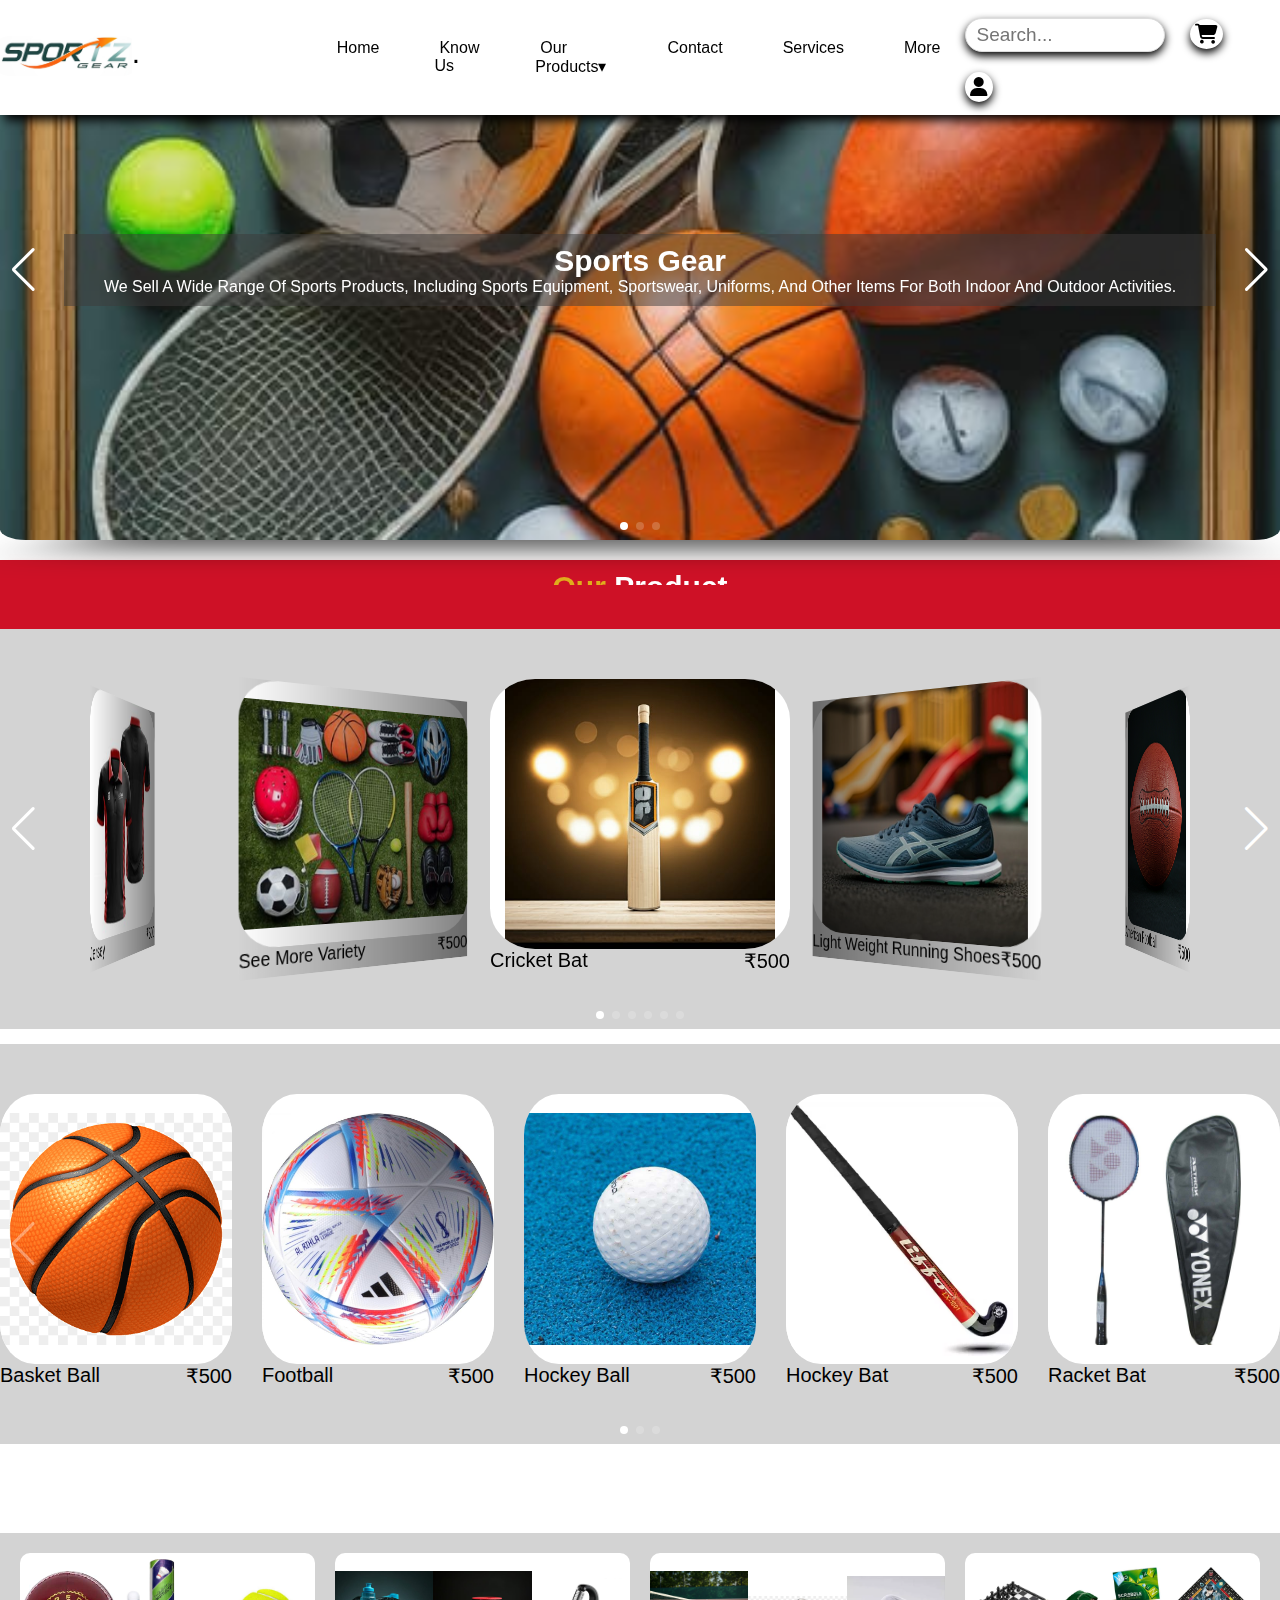
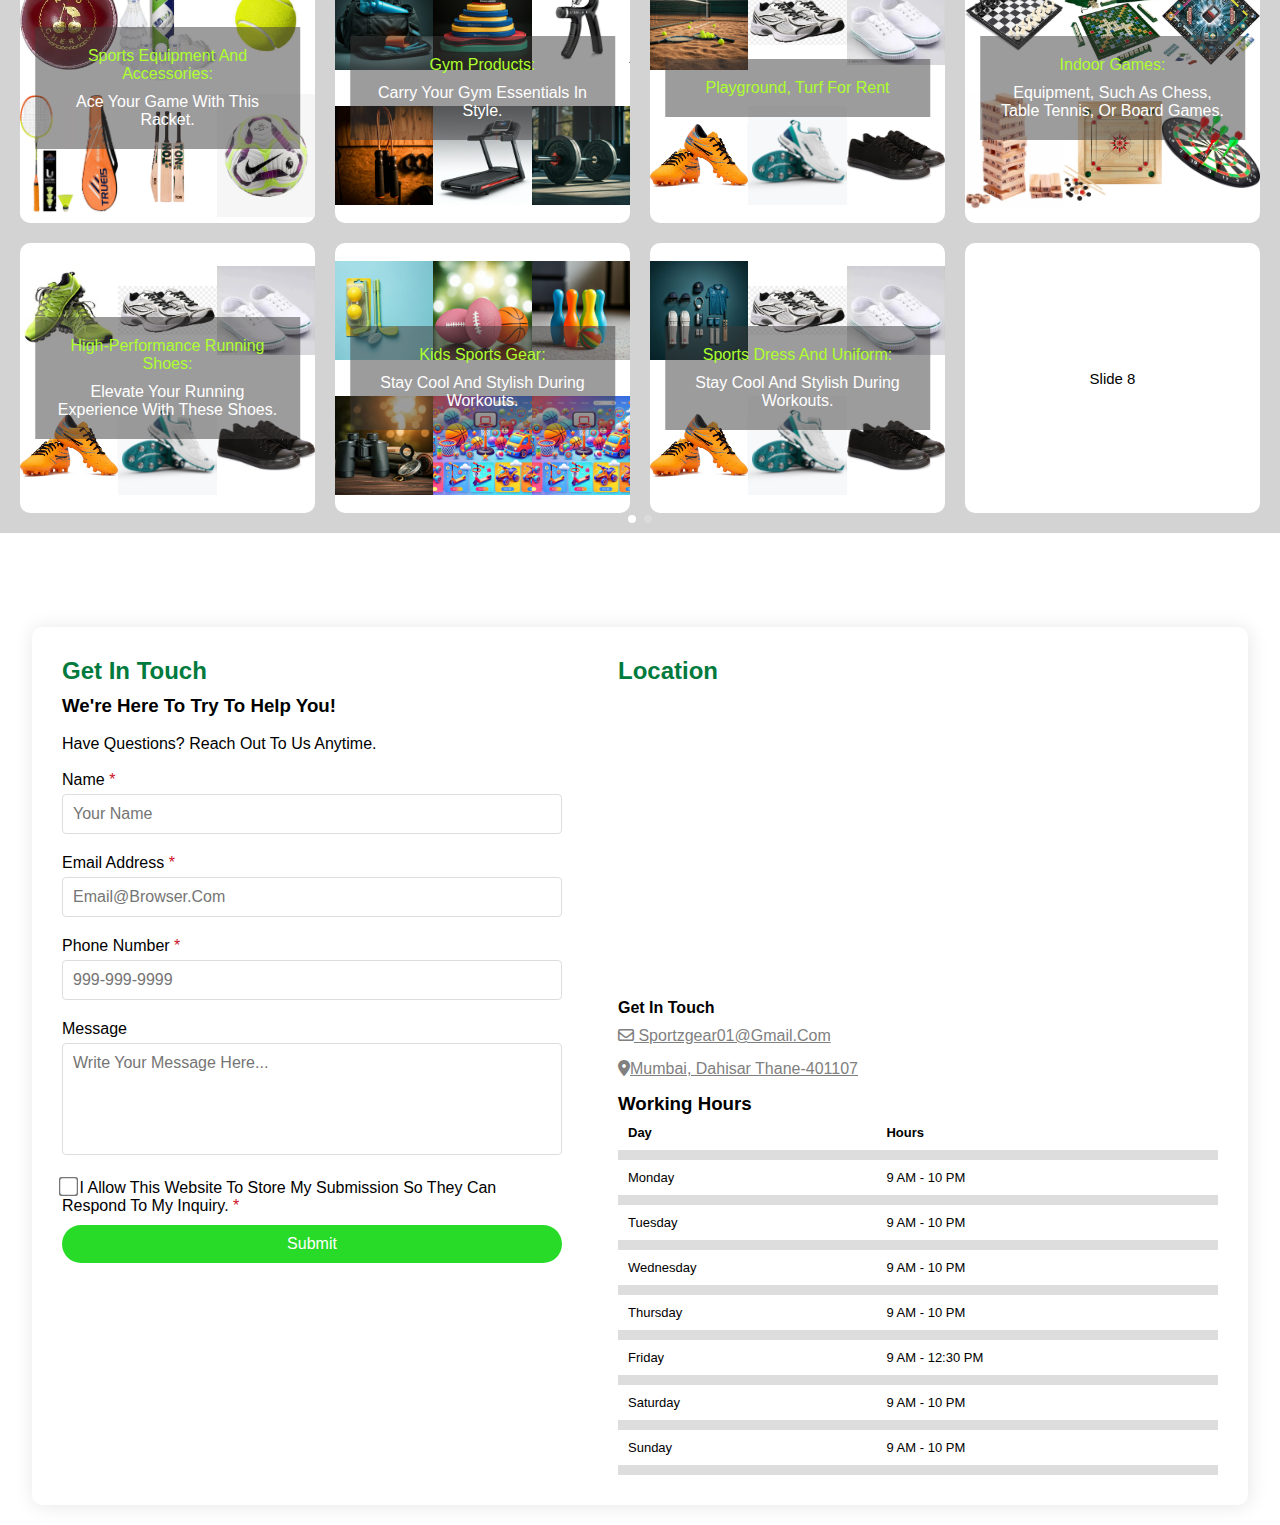
<file: index.html>
<!DOCTYPE html>
<html lang="en">

<head>
  <meta charset="UTF-8">
  <meta name="viewport" content="width=device-width, initial-scale=1.0">
  <title>sports gear</title>
  <!-- external link for icon -->
  <link rel="stylesheet" href="https://cdnjs.cloudflare.com/ajax/libs/font-awesome/6.6.0/css/all.min.css">

  <!-- external link to swiper.js -->
  <link rel="stylesheet" href="https://cdn.jsdelivr.net/npm/swiper@11/swiper-bundle.min.css" />

  <!-- external link for cookies font -->
  <link href="http://fonts.googleapis.com/css?family=Cookie" rel="stylesheet" type="text/css">

  <!-- AOS CSS  for  Scroll Animation with AOS-->
  <link rel="stylesheet" href="https://cdn.jsdelivr.net/npm/aos@2.3.4/dist/aos.css" />

  <!-- external link to bootstrap css -->
  <!-- <link href="https://cdn.jsdelivr.net/npm/bootstrap@5.3.3/dist/css/bootstrap.min.css" rel="stylesheet"
    integrity="sha384-QWTKZyjpPEjISv5WaRU9OFeRpok6YctnYmDr5pNlyT2bRjXh0JMhjY6hW+ALEwIH" crossorigin="anonymous"> -->

  <!-- internal link to css -->
  <link href="styles.css" rel="stylesheet">
  <!-- internal link to media query css -->
  <link href="media.css" rel="stylesheet">
</head>

<body>
  <header>

    <!-- navigation bar and logo is here -->

    <nav class="navbar">
      <!-- logo and animated text section -->

      <div class="logo-and-text">
        <div class="logo">
          <img src="image/logo1.png" alt="logo">
        </div>
        <span class="changing-text-outer">
          <span class="changing-text">Cricket Kit</span>
        </span>
      </div>

      <!-- navlinks is here -->

      <ul class="nav-links">
        <li class="animated-lines"><a href="#Home">Home</a></li>
        
        <li class="animated-lines"><a href="">Know us</a></li>
        
        <li class="animated-lines arif"><a href="#Product">Our Products&#9662;</a>
          <ul class="dropdown">
            <li><a href="#sports-equipment">Sports Equipment</a></li>
            <li><a href="#kids-toys">Kids' Toys</a></li>
            <li><a href="#clothing">Clothing</a></li>
            <li><a href="#accessories">Accessories</a></li>
          </ul>
        </li>
        
        <li class="animated-lines"><a href="#Contact">Contact</a></li>
        
        <li class="animated-lines"><a href="#Services">Services</a></li>
        
        <li class="animated-lines"><a href="#More">More</a></li>
      </ul>

      <!-- search-bar,cart,login -->
      <div class="nav-icon">
        <input type="text" placeholder="search..." class="search-bar">
        <i class="fas fa-shopping-cart cart-icon"></i>
        <a href="login.html" style="color: black;"><i class="fas fa-user login-icon"></i></a>
      </div>

      <!-- 3 dash menu icon open and close button -->

      <div class="menu-icon">
        <span></span>
        <span></span>
        <span></span>
      </div>
    </nav>
  </header>

  <section id="Home">

    <div class="swiper homeswiper" data-aos="fade-up" data-aos-delay="200" data-aos-duration="1500">

      <div class="swiper-wrapper">

        <!-- Slides of home ,about us etc -->

        <div class="swiper-slide box1" data-hash="slide2">
          <img src="image/homeimage.jpg" alt="home image">
          <div class="slide-text">
            <h1>Sports Gear</h1>
            <p>We sell a wide range of sports products, including sports equipment, sportswear, uniforms, and other
              items for both indoor and outdoor activities.</p>
          </div>
        </div>

        <div class="swiper-slide box1" data-hash="slide2">
          <img src="image/aboutus.jpg" alt="about us image" id="Know">
          <div class="slide-text">
            <h1 id="Know">About Us</h1>
            <p>"Welcome to Sports Hub, your trusted destination for quality sports equipment and stylish sportswear.
              We carefully select products that offer great value for your money, ensuring you have everything you need
              to excel in your athletic pursuits while looking and feeling your best. Enjoy the convenience of home
              delivery, and rest assured that a small <strong>Commission</strong> on each sale helps us maintain the
              high
              standards you expect and continue providing excellent service. Thank you for choosing Sports Hub, where
              quality,
              value,and convenience come together."</p>
          </div>
        </div>

        <div class="swiper-slide box1" data-hash="slide3">
          <img src="image/home3.webp" alt="all india service">
          <div class="slide-text">
            <h1>lets'buy</h1>
            <p> 1.We specialize in selling a wide range of sports products.
              2.We offer home delivery for your convenience.
              3.We provide repair services for certain sports equipment.
              4.Some of our products come with a warranty.
              5.We also have a physical store for offline shopping.
              6.We operate as both wholesalers and retailers.
              7.Products are sourced upon order, and we sell items on behalf of other suppliers (similar to
              dropshipping), but we maintain strong relationships with our trusted suppliers.
            </p>
          </div>
        </div>

      </div>
      <!-- If we need pagination -->
      <div class="swiper-pagination"></div>

      <!-- If we need navigation buttons -->
      <div class="swiper-button-prev"></div>
      <div class="swiper-button-next"></div>

    </div>
  </section>

  <!-- our product section starts here -->

  <section id="Product">
    <!-- our first product slider starts here -->
    <h1 class="heading" data-aos="fade-down" data-aos-delay="100" data-aos-duration="1500">our <span
        style="color: var(--white);">product</span></h1>

    <div class="swiper product-swiper">

      <div class="swiper-wrapper">

        <div class="swiper-slide product-box">
          <a href=""><img src="image/product1.jpg" alt="cricket bat"></a>
          <div class="product-info">
            <p>cricket bat</p>
            <p>₹500</p>
            <p class="product-action">Buy now</p>
            <p class="product-action know-more">Know More</p>
          </div>
        </div>

        <div class="swiper-slide product-box">
          <a href=""><img src="image/product2.jpg" alt="running shoes"></a>
          <div class="product-info ">
            <p>light weight running shoes</p>
            <p>₹500</p>
            <p class="product-action">Buy now</p>
            <p class="product-action know-more">Know More</p>
          </div>
        </div>

        <div class="swiper-slide product-box">
          <a href=""><img src="image/product3.png" alt="canadian/american football"></a>
          <div class="product-info">
            <p>American Football</p>
            <p>₹500</p>
            <p class="product-action">Buy now</p>
            <p class="product-action know-more">Know More</p>
          </div>
        </div>

        <div class="swiper-slide product-box">
          <a href=""><img src="image/product4.png" alt="Cricket ball"></a>
          <div class="product-info">
            <p>cricket ball</p>
            <p>₹500</p>
            <p class="product-action">Buy now</p>
            <p class="product-action know-more">Know More</p>
          </div>
        </div>

        <div class="swiper-slide product-box">
          <a href=""><img src="image/product5.jpg" alt="jearsy"></a>
          <div class="product-info">
            <p>jersey</p>
            <p>₹500</p>
            <p class="product-action">Buy now</p>
            <p class="product-action know-more">Know More</p>
          </div>
        </div>

        <div class="swiper-slide product-box">
          <a href=""><img src="image/product6.jpg" alt="more"></a>
          <div class="product-info">
            <p>See more variety</p>
            <p>₹500</p>
            <p class="product-action">Buy now</p>
            <p class="product-action know-more">Know More</p>
          </div>
        </div>

      </div>

      <div class="swiper-button-prev"></div>
      <div class="swiper-button-next"></div>
      <div class="swiper-pagination"></div>

    </div>

    <!-- product slider 2 slider -->

    <div class="swiper  product_slider_2 ">

      <div class="swiper-wrapper">

        <div class="swiper-slide product-box">
          <a href=""><img src="image/product-S2-basketball.jpg" alt="jearsy"></a>
          <div class="product-info">
            <p>basket ball</p>
            <p>₹500</p>
            <p class="product-action"><a href="">buy now</a></p>
            <p class="product-action know-more"><a href="">Know more</a></>
          </div>
        </div>

        <div class="swiper-slide product-box">
          <a href=""><img src="image/product-S2-football.jpg" alt="jearsy"></a>
          <div class="product-info">
            <p>football</p>
            <p>₹500</p>
            <p class="product-action"><a href="">buy now</a></p>
            <p class="product-action know-more"><a href="">Know more</a></>
          </div>
        </div>

        <div class="swiper-slide product-box">
          <a href=""><img src="image/product-S2-hball.jpg" alt="jearsy"></a>
          <div class="product-info">
            <p>hockey ball</p>
            <p>₹500</p>
            <p class="product-action"><a href="">buy now</a></p>
            <p class="product-action know-more"><a href="">Know more</a></>
          </div>
        </div>

        <div class="swiper-slide product-box">
          <a href=""><img src="image/product-S2-hockeybat.jpg" alt="jearsy"></a>
          <div class="product-info">
            <p>hockey bat</p>
            <p>₹500</p>
            <p class="product-action"><a href="">buy now</a></p>
            <p class="product-action know-more"><a href="">Know more</a></>
          </div>
        </div>

        <div class="swiper-slide product-box">
          <a href=""><img src="image/product-S2-racket2.jpg" alt="jearsy"></a>
          <div class="product-info">
            <p>racket bat</p>
            <p>₹500</p>
            <p class="product-action"><a href="">buy now</a></p>
            <p class="product-action know-more"><a href="">Know more</a></>
          </div>
        </div>

        <div class="swiper-slide product-box">
          <a href=""><img src="image/product-S2-shuttel1.jpg" alt="jearsy"></a>
          <div class="product-info">
            <p>shutter</p>
            <p>₹500</p>
            <p class="product-action"><a href="">buy now</a></p>
            <p class="product-action know-more"><a href="">Know more</a></>
          </div>
        </div>

        <div class="swiper-slide product-box">
          <a href=""><img src="image/product-S2-tracket2.jpg" alt="jearsy"></a>
          <div class="product-info">
            <p>tracket</p>
            <p>₹500</p>
            <p class="product-action"><a href="">buy now</a></p>
            <p class="product-action know-more"><a href="">Know more</a></>
          </div>
        </div>


      </div>

      <div class="swiper-pagination"></div>
      <div class="swiper-button-prev"></div>
      <div class="swiper-button-next"></div>
    </div>



    <!-- categories here or product 3 slider -->
    <h1 class="heading" data-aos="fade-down" data-aos-duration="1500">Find by <span
        style="color: var(--white);">categories</span></h1>

    <div class="swiper categories">

      <div class="swiper-wrapper">

        <div class="swiper-slide">
          <div class="grid-div">
            <a href="" class="image-1">
              <img src="image/grid-div-1-redball.jpg" alt="Red Ball">
            </a>
            <a href="" class="image-2">
              <img src="image/grid-div-1-shuttel4.jpg" alt="Shuttle">
            </a>
            <a href="" class="image-3">
              <img src="image/grid-div-1tennisball.jpg" alt="Tennis Ball">
            </a>
            <a href="" class="image-4">
              <img src="image/grid-div-1racket.jpg" alt="Racket">
            </a>
            <a href="" class="image-5">
              <img src="image/cricketbat2.jpg" alt="Cricket Bat">
            </a>
            <a href="" class="image-6">
              <img src="image/football2.jpg" alt="Football">
            </a>
          </div>
          <div class="slide-text">
            <p>Sports Equipment and Accessories:</p>
            <p>Ace your game with this racket.</p>
          </div>
          <p class="product-action">Buy now</p>
        </div>

        <div class="swiper-slide">
          <div class="grid-div">
            <a href="" class="image-1">
              <img src="image/grid-shoes1.jpg" alt="Red Ball">
            </a>
            <a href="" class="image-2">
              <img src="image/grid-shoes2.jpg" alt="Shuttle">
            </a>
            <a href="" class="image-3">
              <img src="image/grid-shoes3.jpg" alt="Tennis Ball">
            </a>
            <a href="" class="image-4">
              <img src="image/grid-shoes4.jpg" alt="Racket">
            </a>
            <a href="" class="image-5">
              <img src="image/grid-shoes5.jpg" alt="Cricket Bat">
            </a>
            <a href="" class="image-6">
              <img src="image/grid-shoes6.jpg" alt="Football">
            </a>
          </div>
          <div class="slide-text">
            <p>High-Performance Running Shoes:</p>
            <p>Elevate your running experience with these shoes.</p>
          </div>
          <p class="product-action">Buy now</p>
          </p>
        </div>

        <div class="swiper-slide">
          <div class="grid-div">
            <a href="" class="image-1">
              <img src="image/grid-div-3-gymbag.jpg" alt="gym bag">
            </a>
            <a href="" class="image-2">
              <img src="image/grid-div-3-elastic.jpg" alt="elastic">
            </a>
            <a href="" class="image-3">
              <img src="image/grid-div-3-hand.jpg" alt="hand grip">
            </a>
            <a href="" class="image-4">
              <img src="image/grid-div-3-rope.jpg" alt="rope">
            </a>
            <a href="" class="image-5">
              <img src="image/grid-div-3-tracer.jpg" alt="runnner tarcer">
            </a>
            <a href="" class="image-6">
              <img src="image/gird-div-3-weight.jpg" alt="weight lifting">
            </a>
          </div>
          <div class="slide-text">
            <p>Gym Products:</p>
            <p>Carry your gym essentials in style.</p>
          </div>
          <p class="product-action">Buy now</p>
        </div>

        <div class="swiper-slide">
          <div class="grid-div">
            <a href="" class="image-1">
              <img src="image/grid-div-4-babyhockey.jpg" alt="hockey for child">
            </a>
            <a href="" class="image-2">
              <img src="image/grid-div-4-balls.jpg" alt="toy balls">
            </a>
            <a href="" class="image-3">
              <img src="image/grid-div-4-toys.jpg" alt="different ba;;s">
            </a>
            <a href="" class="image-4">
              <img src="image/grid-div-4-zoom.jpg" alt="door bin">
            </a>
            <a href="" class="image-5">
              <img src="image/grid-div-4-toyset.jpg" alt="toy set">
            </a>
            <a href="" class="image-6">
              <img src="image/grid-div-4-toyset2.jpg" alt="toy set">
            </a>
          </div>
          <div class="slide-text">
            <p>Kids Sports Gear:</p>
            <p>Stay cool and stylish during workouts.</p>
          </div>
          <p class="product-action">Buy now</p>
        </div>

        <div class="swiper-slide">
          <div class="grid-div">
            <a href="" class="image-1">
              <img src="image/grid-div-5-teniscourt.jpeg" alt="Red Ball">
            </a>
            <a href="" class="image-2">
              <img src="image/grid-shoes2.jpg" alt="Shuttle">
            </a>
            <a href="" class="image-3">
              <img src="image/grid-shoes3.jpg" alt="Tennis Ball">
            </a>
            <a href="" class="image-4">
              <img src="image/grid-shoes4.jpg" alt="Racket">
            </a>
            <a href="" class="image-5">
              <img src="image/grid-shoes5.jpg" alt="Cricket Bat">
            </a>
            <a href="" class="image-6">
              <img src="image/grid-shoes6.jpg" alt="Football">
            </a>
          </div>
          <div class="slide-text">
            <p>Playground, Turf for Rent</p>
          </div>
          <p class="product-action">Rent now</p>
        </div>


        <div class="swiper-slide">
          <div class="grid-div">
            <a href="" class="image-1">
              <img src="image/grid-div-6-criketuniform.jpg" alt="criket set / uniforms">
            </a>
            <a href="" class="image-2">
              <img src="image/grid-shoes2.jpg" alt="Shuttle">
            </a>
            <a href="" class="image-3">
              <img src="image/grid-shoes3.jpg" alt="Tennis Ball">
            </a>
            <a href="" class="image-4">
              <img src="image/grid-shoes4.jpg" alt="Racket">
            </a>
            <a href="" class="image-5">
              <img src="image/grid-shoes5.jpg" alt="Cricket Bat">
            </a>
            <a href="" class="image-6">
              <img src="image/grid-shoes6.jpg" alt="Football">
            </a>
          </div>
          <div class="slide-text">
            <p>Sports Dress and Uniform:</p>
            <p>Stay cool and stylish during workouts.</p>
          </div>
          <p class="product-action">Buy now</p>
        </div>


        <div class="swiper-slide">
          <div class="grid-div">
            <a href="" class="image-1">
              <img src="image/grid-div-7-chessboard.jpg" alt="Red Ball">
            </a>
            <a href="" class="image-2">
              <img src="image/grid-div-7-scrabble.jpg" alt="Shuttle">
            </a>
            <a href="" class="image-3">
              <img src="image/grid-div-7-monopoly4.jpg" alt="Tennis Ball">
            </a>
            <a href="" class="image-4">
              <img src="image/grid-div-7-jenga.jpg" alt="Racket">
            </a>
            <a href="" class="image-5">
              <img src="image/grid-div-7-carrom.jpg" alt="Cricket Bat">
            </a>
            <a href="" class="image-6">
              <img src="image/grid-div-7-dart.jpg" alt="Football">
            </a>
          </div>
          <div class="slide-text">
            <p>Indoor games:</p>
            <p> equipment, such as chess, table tennis, or board games.</p>
          </div>
          <p class="product-action">Buy now</p>
        </div>


        <div class="swiper-slide">Slide 8</div>

        <div class="swiper-slide">Slide 9</div>

        <div class="swiper-slide">
          <div class="sketchfab-embed-wrapper" style="flex: 1; position: relative; width: 100%; text-align: right;">
            <iframe title="Wooden Cricket Set" frameborder="0" allowfullscreen="false" mozallowfullscreen="false"
              webkitallowfullscreen="false"
              src="https://sketchfab.com/models/f67b784159064375a3b13faa1d2f155a/embed?autostart=1&ui_infos=0&ui_hint=0&ui_controls=0&ui_watermark=0&ui_inspector=0&ui_vr=0&ui_annotations=0"
              style="width: 400px; height: 400px; border: none; float: right;"></iframe>
            <div style="position: absolute; bottom: 0; left: 0; width: 100%; height: 50px; background: white;"></div>
          </div>
        </div>

      </div>

      <div class="swiper-pagination"></div>

    </div>

  </section>


  <!-- here is the contact from or feedback form the feedback will be received in email -->
  <section id="Contact">

    <h1 class="heading" data-aos="fade-down" data-aos-duration="300"><span style="color: var(--white);">Contact us /
        Feedback / our offline shop details</span></h1>

    <div class="container">
      <div class="form">
        <form action="https://formspree.io/f/mblrbnnz" method="POST">
          <h2><b>Get in touch</b></h2>
          <h3>
            <p>We're here to try to help you!</p>
          </h3>
          <br>
          <p>Have questions? Reach out to us anytime.</p><br>

          <p><label for="name">Name <span class="asterick">*</span></label></p>
          <input type="text" name="name" id="name" placeholder="your name" pattern="[A-Za-z\s]+"
            title="Only letters and spaces allowed" required>


          <p><label for="email">Email address <span class="asterick">*</span></label></p>
          <input type="email" name="email" id="email" placeholder="email@browser.com" required>

          <p><label for="phone">Phone number <span class="asterick">*</span></label></p>
          <input type="tel" name="phone" id="phone" placeholder="999-999-9999" pattern="\d{3}\d{3}\d{4}"
            title="Phone number format: 555-555-5555" required>

          <p><label for="message">Message</label></p>
          <textarea name="message" id="message" rows="5" placeholder="Write your message here..." required></textarea>

          <!-- CSRF Token -->
          <input type="hidden" name="csrf_token" value="your-generated-csrf-token-here">

          <p><input type="checkbox" name="consent" required class="consent"> I allow this website to store my submission
            so they can respond to my inquiry.
            <span class="asterick">*</span>
          </p>

          <button type="submit">Submit</button>
        </form>
      </div>

      <div class="map">
        <h2>Location</h2>
        <iframe
          src="https://www.google.com/maps/embed?pb=!1m18!1m12!1m3!1d30133.617143881456!2d72.8380878758369!3d19.25180871344495!2m3!1f0!2f0!3f0!3m2!1i1024!2i768!4f13.1!3m3!1m2!1s0x3be7a8261bedd511%3A0x6eff7d8bc9ebde9c!2sDahisar%2C%20Mhatre%20Wadi%2C%20Dahisar%20West%2C%20Mumbai%2C%20Maharashtra%20400068!5e0!3m2!1sen!2sin!4v1727193458009!5m2!1sen!2sin"
          width="100%" height="300" style="border:0;" allowfullscreen="" loading="lazy"
          referrerpolicy="no-referrer-when-downgrade"></iframe>

        <div class="info">
          <h4><b>Get in touch</b></h4>
          <a href="mailto:sportzgear01@gmail.com"><i class="fa-regular fa-envelope"></i> sportzgear01@gmail.com</a>

          <a href="https://www.google.com/maps/place/Dahisar,+Mumbai,+Maharashtra/" target="_blank"><i
              class="fa-solid fa-location-dot"></i>Mumbai, Dahisar Thane-401107</a>
        </div>

        <div class="hours">
          <h3>Working Hours</h3>
          <table>
            <thead>
              <tr>
                <th>Day</th>
                <th>Hours</th>
              </tr>
            </thead>
            <tbody>
              <tr>
                <td>Monday</td>
                <td>9 AM - 10 PM</td>
              </tr>
              <tr>
                <td>Tuesday</td>
                <td>9 AM - 10 PM</td>
              </tr>
              <tr>
                <td>Wednesday</td>
                <td>9 AM - 10 PM</td>
              </tr>
              <tr>
                <td>Thursday</td>
                <td>9 AM - 10 PM</td>
              </tr>
              <tr>
                <td>Friday</td>
                <td>9 AM - 12:30 PM</td>
              </tr>
              <tr>
                <td>Saturday</td>
                <td>9 AM - 10 PM</td>
              </tr>
              <tr>
                <td>Sunday</td>
                <td>9 AM - 10 PM</td>
              </tr>
            </tbody>
          </table>
        </div>
      </div>
    </div>
  </section>



  <!-- Footer HTML -->
  <footer class="footer-distributed">
    <div class="footer-left">
      <img src="image/logo1.png" alt="logo">
      <h3>Sportz<span>Gear</span></h3>
      <p class="footer-links">
        <a href="#">Home</a>
        |
        <a href="#">About</a>
        |
        <a href="#">Contact</a>
      </p>
      <p class="footer-company-name">Copyright © 2024 <strong>Sportz Gear</strong> All rights reserved</p>
    </div>

    <div class="footer-center">
      <div>
        <i class="fa fa-map-marker"></i>
        <p><span>Maharashtra</span> Mumbai</p>
      </div>
      <div>
        <i class="fa fa-phone"></i>
        <p>+91 9876543210</p>
      </div>
      <div>

        <p><a href="mailto:sportzgear@gmail.com">sportzgear@gmail.com</a></p>
      </div>
    </div>

    <div class="footer-right">
      <p class="footer-company-about">
        <span>About the company</span>
        Welcome to <strong>Sportz-Gear</strong>, your go-to source for premium sports gear and equipment. We offer a
        wide range of products to help you excel in your sport. Join us and elevate your game with the best in the
        industry!
      </p>
      <div class="footer-icons">
        <a href="#"><i class="fab fa-facebook"></i></a>
        <a href="#"><i class="fab fa-instagram"></i></a>
        <a href="#"><i class="fab fa-linkedin"></i></a>
        <a href="#"><i class="fab fa-twitter"></i></a>
        <a href="#"><i class="fab fa-youtube"></i></a>
      </div>

    </div>
  </footer>


  <!-- external link to the javascript of swipper.js -->
  <script src="https://cdn.jsdelivr.net/npm/swiper@11/swiper-bundle.min.js"></script>


  <!-- AOS CSS  for  Scroll Animation with AOS-->
  <script src="https://cdn.jsdelivr.net/npm/aos@2.3.4/dist/aos.js"></script>

  <!-- link to javascript -->
  <script src="script.js"></script>
</body>

</html>
</file>
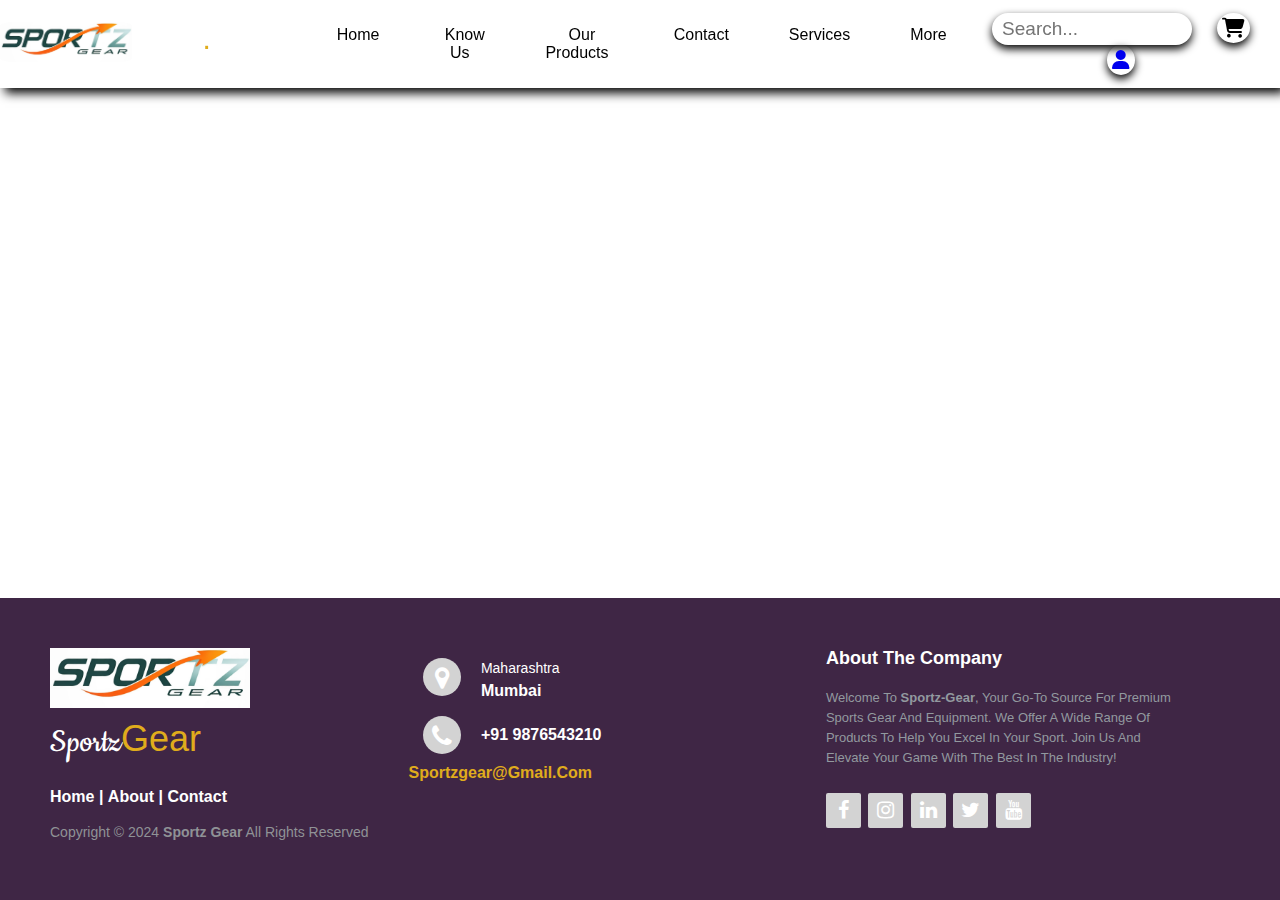
<file: Sports-Gear-main/index.html>
<!DOCTYPE html>
<html lang="en">

<head>
  <meta charset="UTF-8">
  <meta name="viewport" content="width=device-width, initial-scale=1.0">
  <title>Sports Gear</title>
  <!-- External link for icon -->
  <link rel="stylesheet" href="https://cdnjs.cloudflare.com/ajax/libs/font-awesome/6.6.0/css/all.min.css">

  <!-- Internal link to CSS -->
  <link href="styles.css" rel="stylesheet">
  <link href="media.css" rel="stylesheet">
  <link rel="stylesheet" href="footer.css">
  <!--LINK FOR FOOTER-->
  <link rel="stylesheet" href="http://maxcdn.bootstrapcdn.com/font-awesome/4.2.0/css/font-awesome.min.css">
  <link href="http://fonts.googleapis.com/css?family=Cookie" rel="stylesheet" type="text/css">
</head>

<body>
  <header>
    <nav class="navbar">
      <!-- Logo and animated text section -->
      <div class="logo-and-text">
        <div class="logo">
          <img src="logo1.png" alt="logo">
        </div>
        <span class="changing-text-outer">
          <span class="changing-text">Cricket Kit</span>
        </span>
      </div>

      <!-- Search-bar, cart, login -->
      <ul class="nav-links">
        <li class="animated-lines"><a href="#">Home</a></li>
        <li class="animated-lines"><a href="#">Know us</a></li>
        <li class="animated-lines"><a href="#">Our Products</a></li>
        <li class="animated-lines"><a href="#">Contact</a></li>
        <li class="animated-lines"><a href="#">Services</a></li>
        <li class="animated-lines"><a href="#">More</a></li>
      </ul>
      <div class="nav-icon">
        <input type="text" placeholder="search..." class="search-bar">
        <i class="fas fa-shopping-cart cart-icon"></i>
        <a href="login.html">
          <i class="fas fa-user login-icon"></i>
        </a>
      </div>

      <div class="menu-icon">
        <span></span>
        <span></span>
        <span></span>
      </div>
    </nav>
  </header>

  <!-- Link to JavaScript -->
  <script src="script.js"></script>

  <!-- Footer HTML -->
  <footer class="footer-distributed">
    <div class="footer-left">
      <img src="logo1.png" alt="logo">
      <h3>Sportz<span>Gear</span></h3>
      <p class="footer-links">
        <a href="#">Home</a>
        |
        <a href="#">About</a>
        |
        <a href="#">Contact</a>
      </p>
      <p class="footer-company-name">Copyright © 2024 <strong>Sportz Gear</strong> All rights reserved</p>
    </div>

    <div class="footer-center">
      <div>
        <i class="fa fa-map-marker"></i>
        <p><span>Maharashtra</span> Mumbai</p>
      </div>
      <div>
        <i class="fa fa-phone"></i>
        <p>+91 9876543210</p>
      </div>
      <div>
       
        <p><a href="mailto:sportzgear@gmail.com">sportzgear@gmail.com</a></p>
      </div>
    </div>

    <div class="footer-right">
      <p class="footer-company-about">
        <span>About the company</span>
        Welcome to <strong>Sportz-Gear</strong>, your go-to source for premium sports gear and equipment. We offer a wide range of products to help you excel in your sport. Join us and elevate your game with the best in the industry!
      </p>
      <div class="footer-icons">
        <a href="#"><i class="fa fa-facebook"></i></a>
        <a href="#"><i class="fa fa-instagram"></i></a>
        <a href="#"><i class="fa fa-linkedin"></i></a>
        <a href="#"><i class="fa fa-twitter"></i></a>
        <a href="#"><i class="fa fa-youtube"></i></a>
      </div>
    </div>
  </footer>
</body>

</html>
</file>
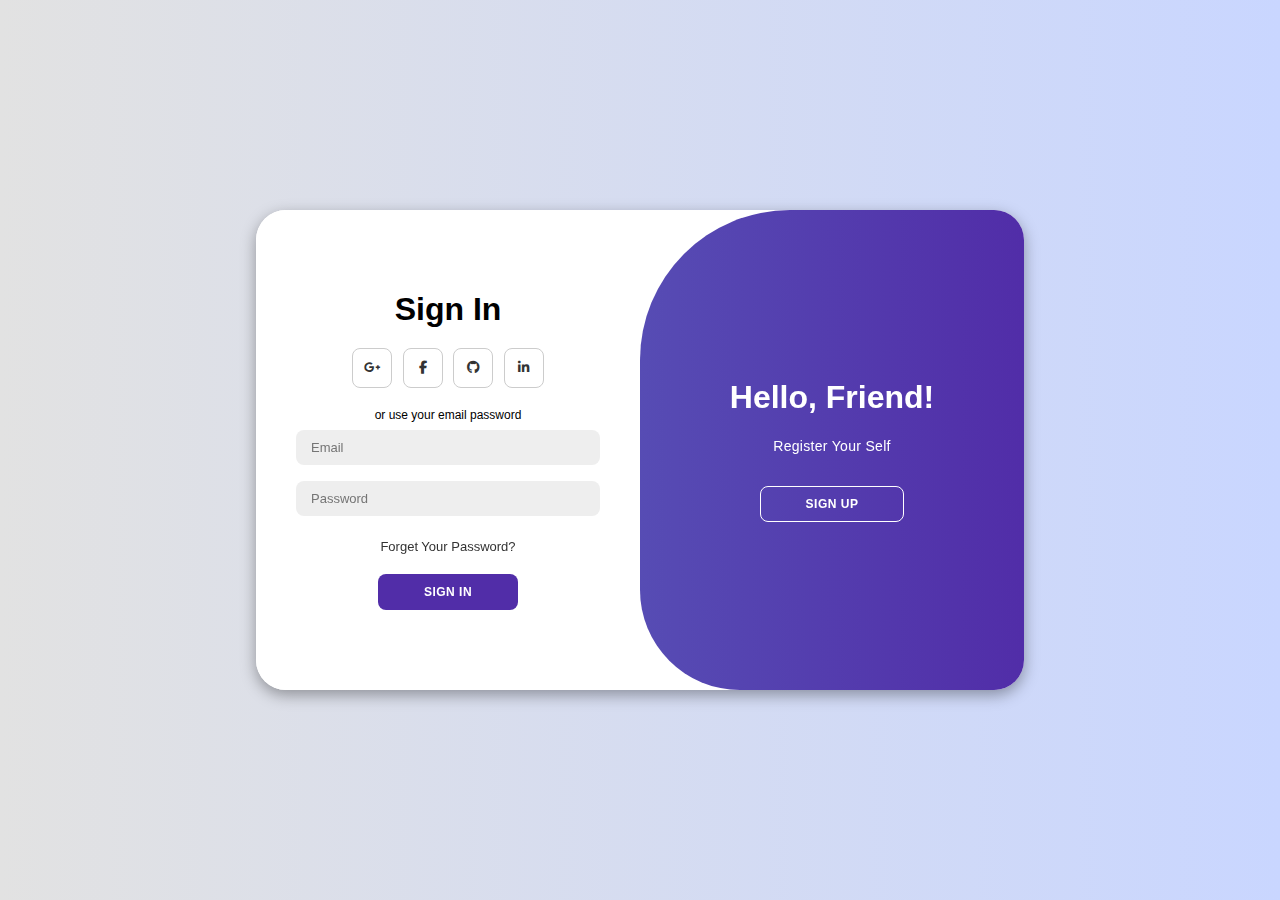
<file: login.html>
<!DOCTYPE html>
<html lang="en">



<head>
    <meta charset="UTF-8">
    <meta name="viewport" content="width=device-width, initial-scale=1.0">
    
    <link rel="stylesheet" href="https://cdnjs.cloudflare.com/ajax/libs/font-awesome/6.6.0/css/all.min.css">
    <link rel="stylesheet" href="loginstyle.css">
     <!-- AOS CSS  for  Scroll Animation with AOS-->
  <link rel="stylesheet" href="https://cdn.jsdelivr.net/npm/aos@2.3.4/dist/aos.css" />

  
    <title>Modern Login Page | AsmrProg</title>
</head>

<body>

    <div class="container" id="container" data-aos="fade-up-left" data-aos-delay="100" data-aos-duration="1500" >
        <div class="form-container sign-up">
            <form>
                <h1>Create Account</h1>
                <div class="social-icons">
                    <a href="#" class="icon"><i class="fa-brands fa-google-plus-g"></i></a>
                    <a href="#" class="icon"><i class="fa-brands fa-facebook-f"></i></a>
                    <a href="#" class="icon"><i class="fa-brands fa-github"></i></a>
                    <a href="#" class="icon"><i class="fa-brands fa-linkedin-in"></i></a>
                </div>
                <span>or use your email for registeration</span>
                <input type="text" placeholder="Name">
                <input type="email" placeholder="Email">
                <input type="password" placeholder="Password">
                <button>Sign Up</button>
            </form>
        </div>
        <div class="form-container sign-in">
            <form>
                <h1>Sign In</h1>
                <div class="social-icons">
                    <a href="#" class="icon"><i class="fa-brands fa-google-plus-g"></i></a>
                    <a href="#" class="icon"><i class="fa-brands fa-facebook-f"></i></a>
                    <a href="#" class="icon"><i class="fa-brands fa-github"></i></a>
                    <a href="#" class="icon"><i class="fa-brands fa-linkedin-in"></i></a>
                </div>
                <span>or use your email password</span>
                <input type="email" placeholder="Email">
                <input type="password" placeholder="Password">
                <a href="#">Forget Your Password?</a>
                <button>Sign In</button>
            </form>
        </div>
        <div class="toggle-container">
            <div class="toggle">
                <div class="toggle-panel toggle-left">
                    <h1>Welcome Back!</h1>
                    <p>Enter your personal details </p>
                    <button class="hidden" id="login">Sign In</button>
                </div>
                <div class="toggle-panel toggle-right">
                    <h1>Hello, Friend!</h1>
                    <p>Register Your Self </p>
                    <button class="hidden" id="register">Sign Up</button>
                </div>
            </div>
        </div>
    </div>
    
  <!-- AOS CSS  for  Scroll Animation with AOS-->
  <script src="https://cdn.jsdelivr.net/npm/aos@2.3.4/dist/aos.js"></script>

    <script>
    const container = document.getElementById('container');
    const registerBtn = document.getElementById('register');
    const loginBtn = document.getElementById('login');
    
    registerBtn.addEventListener('click', () => {
        container.classList.add("active");
    });
    
    loginBtn.addEventListener('click', () => {
        container.classList.remove("active");
    });
    AOS.init({
  duration: 1000,  // Duration of the animation
  easing: 'ease-out', // Easing function
  once: false, // Animation happens every time while scrolling down and up
});
</script>
</body>

</html>
</file>
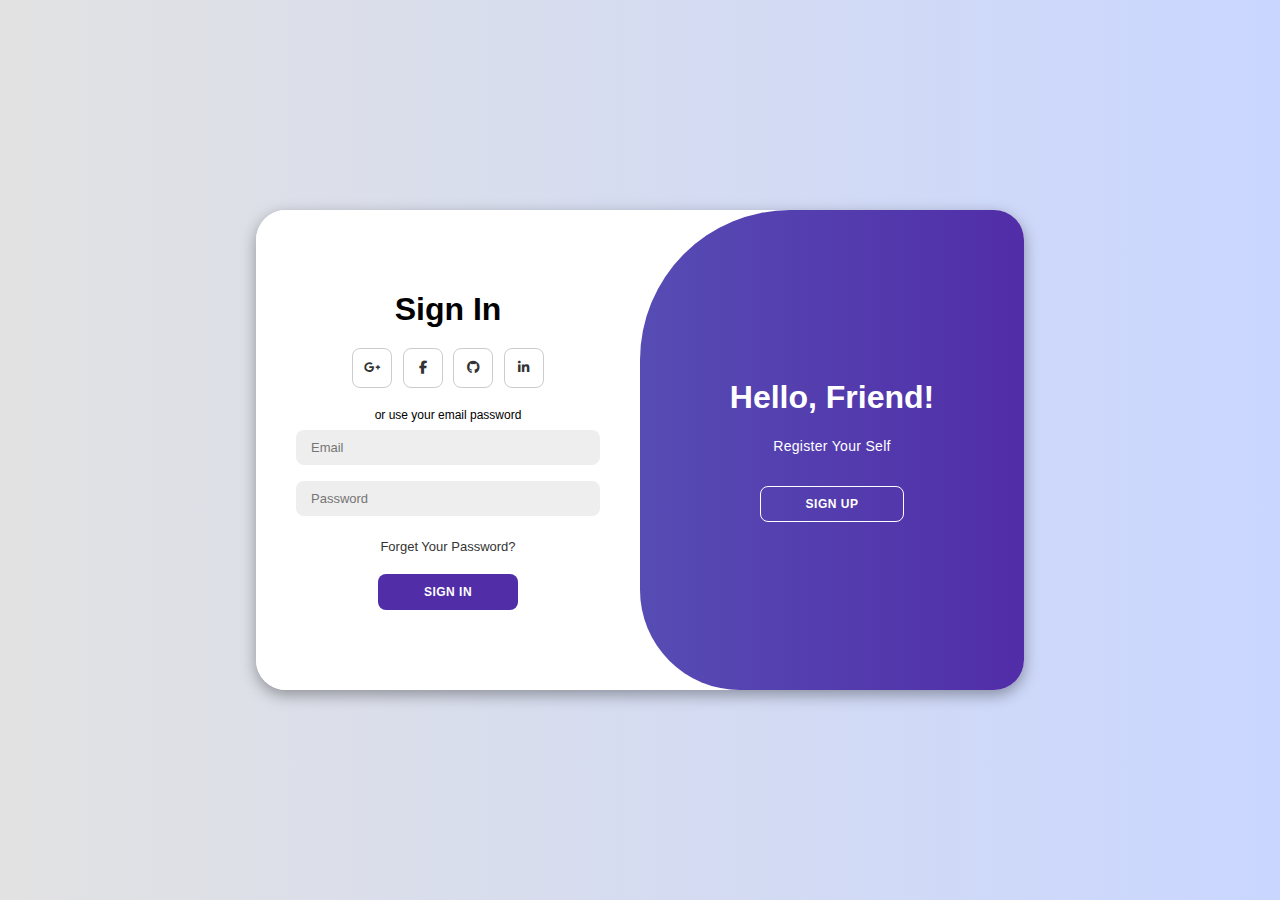
<file: Sports-Gear-main/login.html>
<!DOCTYPE html>
<html lang="en">

<head>
    <meta charset="UTF-8">
    <meta name="viewport" content="width=device-width, initial-scale=1.0">
    <link rel="stylesheet" href="https://cdnjs.cloudflare.com/ajax/libs/font-awesome/6.4.2/css/all.min.css">
    <link rel="stylesheet" href="loginstyle.css">
    <title>Modern Login Page | AsmrProg</title>
</head>

<body>

    <div class="container" id="container">
        <div class="form-container sign-up">
            <form>
                <h1>Create Account</h1>
                <div class="social-icons">
                    <a href="#" class="icon"><i class="fa-brands fa-google-plus-g"></i></a>
                    <a href="#" class="icon"><i class="fa-brands fa-facebook-f"></i></a>
                    <a href="#" class="icon"><i class="fa-brands fa-github"></i></a>
                    <a href="#" class="icon"><i class="fa-brands fa-linkedin-in"></i></a>
                </div>
                <span>or use your email for registeration</span>
                <input type="text" placeholder="Name">
                <input type="email" placeholder="Email">
                <input type="password" placeholder="Password">
                <button>Sign Up</button>
            </form>
        </div>
        <div class="form-container sign-in">
            <form>
                <h1>Sign In</h1>
                <div class="social-icons">
                    <a href="#" class="icon"><i class="fa-brands fa-google-plus-g"></i></a>
                    <a href="#" class="icon"><i class="fa-brands fa-facebook-f"></i></a>
                    <a href="#" class="icon"><i class="fa-brands fa-github"></i></a>
                    <a href="#" class="icon"><i class="fa-brands fa-linkedin-in"></i></a>
                </div>
                <span>or use your email password</span>
                <input type="email" placeholder="Email">
                <input type="password" placeholder="Password">
                <a href="#">Forget Your Password?</a>
                <button>Sign In</button>
            </form>
        </div>
        <div class="toggle-container">
            <div class="toggle">
                <div class="toggle-panel toggle-left">
                    <h1>Welcome Back!</h1>
                    <p>Enter your personal details </p>
                    <button class="hidden" id="login">Sign In</button>
                </div>
                <div class="toggle-panel toggle-right">
                    <h1>Hello, Friend!</h1>
                    <p>Register Your Self </p>
                    <button class="hidden" id="register">Sign Up</button>
                </div>
            </div>
        </div>
    </div>

    <script src="page.js"></script>
</body>

</html>
</file>
<file: styles.css>
/* my color pallet
   green- #007A3D , rgb(0, 122, 61)
   red -  #CE1126 , rgb(206, 17, 38)
   black- #000000 , rgb(0, 0, 0)
   white- #FFFFFF , rgb(255, 255, 255)*/
  :root {
     --green: rgb(0, 122, 61);
     --light-green: rgb(41, 219, 41);
     --green-yello: rgb(173, 255, 47);
     --red: rgb(206, 17, 38);
     --black: rgb(0, 0, 0);
     --white: rgb(255, 255, 255);
     --medium-gray: rgb(211, 211, 211);
     --golden: rgb(224, 172, 28);
     --blur-background-color: rgba(225, 225, 225, 0.2);
     /* --nav-link-background-color: rgba(0, 122, 61, 0.1); */
  }

  * {
     font-family: 'cursive', Poppins, sans-serif;
     padding: 0;
     margin: 0;
     outline: none;
     border: none;
     box-sizing: border-box;
     text-transform: capitalize;
     transition: all 0.3s ease;
  }

  html {
     /* 62.5% of 16px = 10px, so 1rem = 10px. */
     font-size: 62.5%;
     overflow-x: hidden;
     scroll-behavior: smooth;
  }

  body {
     min-height: 100vh;
     background-color: var(--white);
     color: var(--black);
  }

  /* the stated nav bar */
  nav.navbar {
     font-size: 1.6rem;
     width: 100vw;
     padding: 1.3rem 0;
     top: 0;
     left: 0;
     display: flex;
     justify-content: space-between;
     align-items: center;
     position: fixed;
     z-index: 1000;
     background-color: var(--white);
     box-shadow: 0.5rem 0.5rem 1rem var(--black);

  }

  /* nav bar logo and animated text */
  nav .logo-and-text {
     display: flex;
  }

  nav .logo img {
     height: 4rem;
     border-radius: 10%;
     cursor: pointer;
     /* common transition in effect is there */
  }

  nav .logo:hover img {
     transform: scale(1.1);
  }

  /* changing text outer div */
  nav .changing-text-outer {
     width: 15rem;
     height: 3.8rem;
     overflow: hidden;
     position: relative;
  }

  /* a dot before the .changing-text  */
  nav .changing-text-outer::before {
     content: ".";
     font-size: 3rem;
     animation: blink 2s step-end infinite;
  }

  @keyframes blink {
     50% {
        opacity: 0;
     }
  }

  /* changing text inner */
  nav .changing-text {
     position: absolute;
     bottom: -100%;
     animation: slideIn 1s ease alternate infinite;
  }

  @keyframes slideIn {
     0% {
        bottom: -100%;
     }

     100% {
        bottom: 0%;
     }

  }


  /* navigation links */
  nav ul.nav-links {
     display: flex;
     height: 100%;
     cursor: pointer;
  }

  nav ul li {
     list-style-type: none;
     margin-left: 5rem;
     padding: 0rem 0rem;
     height: 100%;
     position: relative;
     /* common transition in effect is there */
  }

  nav ul li:hover {
     transform: translateY(-5px);
     background-color: rgba(0, 122, 61, 0.1);
  }

  /* under line and overline animation with using before and after  */
  .animated-lines::before,
  .animated-lines::after {
     content: '';
     position: absolute;
     width: 100%;
     height: 0.2rem;
     background-color: var(--green);
     left: 0;
     transform: scaleX(0);
     transition: transform 0.5s ease;
  }

  .animated-lines::before {
     top: 0;
     transform-origin: left;
  }

  .animated-lines::after {
     bottom: 0;
     transform-origin: right;
  }

  .animated-lines:hover::before {
     transform: scaleX(1);
  }

  .animated-lines:hover::after {
     transform: scaleX(1);
  }

  nav ul li a {
     text-decoration: none;
     color: var(--black);
     padding: 0.5rem;
     transition: color 0.3s ease;
  }

  nav ul li a:hover {
     color: var(--green);
  }


  /* .dropdown list css starts here */
  /* Dropdown Menu Styles */
  .dropdown {
     display: none;
  }

  .dropdown li {
     list-style-type: disc;
  }

  .dropdown li a {
     text-decoration: none;
     padding: 1rem;
     display: block;
     color: var(--black);
  }

  .dropdown li a:hover {
     background-color: var(--green);
     color: var(--white);
  }

  nav div.nav-icon input.search-bar {
     margin-left: 2rem;
     border-radius: 5rem;
     width: 20rem;
     /* border: 1px dashed #020202; */
     font-size: 1.9rem;
     padding: 0.5rem 0 0.5rem 1rem;
     box-shadow: 0 0.4rem 0.8rem var(--black);
     transition: all 0.2s ease 0.1s;
  }

  nav .nav-icon .search-bar:focus {
     transform: translateY(-3px);
  }


  .nav-icon i {
     font-size: 2rem;
     margin: 0rem 1.7rem 0 2rem;
     padding: 0.5rem;
     border-radius: 50%;
     cursor: pointer;
     box-shadow: 0 0.4rem 0.8rem var(--black);
     transition: all 0.2s ease 0.1s;
  }

  .nav-icon i:hover {
     transform: translateY(-3px);
     box-shadow: inset 0 0.4rem 0.8rem var(--black);
  }

  .menu-icon {
     display: none;
     flex-direction: column;
     cursor: pointer;
  }

  /* 3 dash menu icon open and close button */
  .menu-icon span {
     background: var(--black);
     border-radius: 50%;
     height: 0.3rem;
     width: 2.5rem;
     margin: 0.3rem 0;

  }

  /* scroll effect not applied */
  /* nav.scrolled {
     background-color: rgba(145, 168, 155, 0.5);
     color: black;
  } */

  /* nav bar endded here */

  /* margin between nav and main body */
  .home {
     margin-top: 1vh;
  }

  /* home swipper started here,Slides of home ,about us etc  */

  .swiper-button-prev,
  .swiper-button-next {
     color: var(--white);

  }

  .swiper-pagination-bullet,
  .swiper-scrollbar-drag {
     background-color: var(--white);
  }

  .homeswiper {
     position: relative;
     width: 100vw;
     height: 60vh;
  }

  .homeswiper .box1 {
     position: relative;
     display: flex;
     justify-content: center;
     align-items: center;
  }

  .homeswiper .box1 img {
     width: 100%;
     height: 100%;
     border-radius: 2%;
     object-fit: cover;
  }

  .slide-text {
     position: absolute;
     top: 50%;
     left: 50%;
     transform: translate(-50%, -50%);
     color: var(--white);
     background-color: rgba(60, 58, 58, 0.5);
     text-align: center;
     width: 90%;
     padding: 1rem;
  }

  /* main home swipper  */
  .slide-text h1 {
     font-size: 3rem;
     margin: 0;
  }

  .slide-text p {
     font-size: 1.6rem;
     font-family: sans-serif;
  }

  /* product slider1  and product slider 2*/
  .heading {
     text-align: center;
     font-size: 3rem;
     padding: 1rem;
     margin: 2rem 0 1.5rem 0;
     color: var(--golden);
     background-color: var(--red);
     box-shadow: 0.9rem 0.9rem 1rem var(--red);
  }

  .product-swiper.swiper,
  .product_slider_2 {
     width: 100%;
     padding-top: 5rem;
     padding-bottom: 5rem;
     margin-bottom: 1.5rem;
     background-color: var(--medium-gray);
  }

  .swiper-slide.product-box {
     box-sizing: border-box;
     position: relative;
     display: inline-block;
     background-position: center;
     background-size: cover;
     width: 30rem;
     height: 30rem;
  }

  /* buy now hover animation */
  .swiper-slide:hover .product-action {
     opacity: 1;
     bottom: 25%;
  }

  .product-action {
     opacity: 0;
     position: absolute;
     bottom: 15%;
     width: 100%;
     background-color: var(--white);
     color: var(--black);
     padding: 0.5rem;
     border-radius: 10rem;
     text-align: center;
     transition: opacity 0.5s ease, bottom 0.5s ease;
  }

  .product-action a,
  .product-info a {
     color: var(--black);
     text-decoration: none;
  }

  /* Know more hover animation */
  .swiper-slide:hover .know-more {
     opacity: 1;
     bottom: 50%;
  }

  .know-more {
     width: 50%;
     left: 50%;
     transform: translateX(-50%);
  }


  .swiper-slide.product-box img {
     display: block;
     width: 100%;
     height: 90%;
     object-fit: contain;
     background-color: var(--white);
     border-radius: 15%;
  }

  .swiper-slide.product-box img:hover {
     transform: scale(1.1);
  }

  .product-info {
     display: flex;
     justify-content: space-between;
     font-size: 2rem;
     color: var(--black);
     background-color: var(--medium-gray);
  }

  /* swipper of product 2 */



  /* swipper of categories-swiper or product 3  slider */
  .categories {
     width: 100%;
     height: 60rem;
     /* Set an appropriate height */
     margin-left: auto;
     margin-right: auto;
     padding: 2rem;
     background-color: var(--medium-gray);
  }


  .categories .swiper-slide {
     font-size: 1.5rem;
     height: 100%;
     border-radius: 1rem;
     /* Center slide text vertically */
     background-color: var(--white);
     display: flex;
     justify-content: center;
     align-items: center;
     flex-direction: column;
     overflow: hidden;
  }

  .categories .swiper-slide:hover {
     transform: scale(1.1);
     box-shadow: 1.5rem 1.5rem 5rem var(--black);
  }

  .categories .swiper-slide .slide-text p {
     margin: 1rem
  }

  .categories .slide-text p:nth-child(1) {
     color: var(--green-yello);
  }

  .grid-div {
     display: grid;
     grid-template-columns: repeat(3, 2fr);
     /* Two columns layout */
     width: 100%;
     height: 100%;
  }

  .grid-div img {
     width: 100%;
     height: 100%;
     border-radius: 0;
     object-fit: contain;
     /* applyig common transition */
  }

  /* Hover effect */
  .grid-div a:hover img {
     transform: scale(1.2);
     border-radius: 10%;
  }

  .image-1 {
     top: 0;
     left: 0;
  }

  .image-2 {
     top: 0;

  }

  .image-3 {
     top: 0;
     right: 0;
  }

  .image-4 {
     bottom: 0;
     left: 0;
  }

  .image-5 {
     bottom: 0;
     align-items: center;

  }

  .image-6 {
     bottom: 0;
     right: 0;
  }




  /* contact from or feedback form */

  .container {
     display: flex;
     flex-wrap: wrap;
     justify-content: space-between;
     align-items: flex-start;
     padding: 3rem;
     background-color: var(--white);
     border-radius: 10px;
     box-shadow: 0.1rem 0.1rem 2rem rgba(0, 0, 0, 0.1);
     margin: 2rem auto;
     width: 95%;
     font-size: 1.6rem;
  }

  .form {
     width: 100%;
     max-width: 500px;
  }

  .container h2 {
     color: var(--green);
     margin-bottom: 1rem;
  }

  .container p {
     margin: 0 0 0rem 0;
     color: var(--black);

  }

  .asterick {
     color: var(--red);
  }

  input,
  textarea {
     width: 100%;
     padding: 1rem;
     margin-top: 0.5rem;
     margin-bottom: 2rem;
     border: 0.1rem solid #ddd;
     border-radius: 0.4rem;
     font-size: 1.6rem;
  }

  .consent {
     width: auto;
     margin: 0;
     transform: scale(1.5);
  }

  button {
     background-color: var(--light-green);
     color: var(--white);
     padding: 1rem 1.5rem;
     border: none;
     border-radius: 5rem;
     cursor: pointer;
     font-size: 1.6rem;
     width: 100%;
     margin: 1rem 0 2rem 0;
  }

  button:hover {
     background-color: var(--green);
     box-shadow: inset 0 0.4rem 0.8rem var(--white);
  }

  .map {
     width: 100%;
     max-width: 600px;
  }

  iframe:hover {
     transform: scale(1.1);
  }

  .info a {
     display: block;
     color: grey;
     margin: 1rem 0 1.5rem 0;
  }

  .hours table {
     width: 100%;
     border-collapse: collapse;
  }

  .hours th,
  .hours td {
     font-size: 1.3rem;
     padding: 1rem;
     border-bottom: 1rem solid #ddd;
     text-align: left;
  }

  textarea {
     resize: none;
  }

  /* Responsive Design is in media file*/




  /* footer css starts here */
  /* The footer is fixed to the bottom of the page */

  footer {
     position: fixed;
     bottom: 0;
     width: 100%;
  }

  .footer-distributed {
     background-color: var(--red);
     box-sizing: border-box;
     width: 100%;
     text-align: left;
     font: bold 1.6rem sans-serif;
     padding: 5rem 5rem 6rem 5rem;
     margin-top: 3rem;
  }

  .footer-distributed .footer-left,
  .footer-distributed .footer-center,
  .footer-distributed .footer-right {
     display: inline-block;
     /* vertical-align: top; */
  }

  /* Footer left */

  .footer-distributed .footer-left {
     width: 30%;
  }

  .footer-distributed .footer-left img {
     width: 20rem;
     height: auto;
     display: block;
     margin-bottom: 1rem;
  }

  .footer-distributed .footer-left img:hover {
     transform: scale(1.1);
  }

  .footer-distributed h3 {
     color: var(--white);
     font: normal 3.6rem 'Cookie', cursive;
     margin: 0;
  }

  .footer-distributed h3 span {
     color: var(--golden);
  }

  /* Footer links */

  .footer-distributed .footer-links {
     color: var(--white);
     margin: 2rem 0 1.2rem;
  }

  .footer-distributed .footer-links a {
     display: inline-block;
     line-height: 1.8;
     text-decoration: none;
     color: inherit;
  }

  .footer-distributed .footer-company-name {
     color: var(--light-green);
     font-size: 1.4rem;
     font-weight: normal;
     margin: 0;
  }

  /* Footer Center */

  .footer-distributed .footer-center {
     width: 35%;
  }

  .footer-distributed .footer-center i {
     background-color: var(--medium-gray);
     color: var(--white);
     font-size: 2.5rem;
     width: 3.8rem;
     height: 38px;
     border-radius: 50%;
     text-align: center;
     line-height: 4.2rem;
     margin: 1rem 1.5rem;
     vertical-align: middle;
  }

  .footer-distributed .footer-center i.fa-envelope {
     font-size: 1.7rem;
     line-height: 3.8rem;
  }

  .footer-distributed .footer-center p {
     display: inline-block;
     color: var(--white);
     vertical-align: middle;
     margin: 0;
  }

  .footer-distributed .footer-center p span {
     display: block;
     font-weight: normal;
     font-size: 1.4rem;
     line-height: 2;
  }

  .footer-distributed .footer-center p a {
     color: var(--golden);
     text-decoration: none;
  }

  /* Footer Right */

  .footer-distributed .footer-right {
     width: 30%;
  }

  .footer-distributed .footer-company-about {
     line-height: 2rem;
     color: var(--medium-gray);
     font-size: 1.3rem;
     font-weight: normal;
     margin: 0;
  }

  .footer-distributed .footer-company-about span {
     display: block;
     color: var(--white);
     font-size: 1.8rem;
     font-weight: bold;
     margin-bottom: 2rem;
  }

  .footer-distributed .footer-icons {
     margin-top: 2.5rem;
  }

  .footer-distributed .footer-icons a {
     display: inline-block;
     width: 3.5rem;
     height: 3.5rem;
     cursor: pointer;
     background-color: var(--medium-gray);
     border-radius: 0.2rem;
     font-size: 2rem;
     color: var(--white);
     text-align: center;
     line-height: 3.5rem;
     margin-right: 0.3rem;
     margin-bottom: 0.5rem;
  }

  .footer-distributed .footer-icons a:hover {
     background-color: var(--green);
  }

  .footer-links a:hover {
     color: var(--light-green);
  }
</file>
<file: media.css>
/* this will apply to all the screen which width is bigger than 768px */
@media (min-width: 768px) {
    .dropdown {
       position: absolute;
       top: 100%;
       left: 0;
       background-color: var(--white);
       box-shadow: 0.5rem 0.5rem 1rem var(--green);
       padding: 0;
       margin: 0;
       min-width: 15rem;
       z-index: 1;
    }
 }

 
 /* Tablets and smaller laptops */
 @media (max-width: 1024px) {
     body {
         font-size: 1.4rem;
     }

     /* nav bar start here */
     /* Display the menu icon for mobile */
     .menu-icon {
         display: flex;
         position: fixed;
         top: 1.5rem;
         right: 0;
         padding-right: 2rem;
     }

     .menu-icon.toggle span:nth-child(1) {
         transform: rotate(45deg) translate(0.5rem, 0.5rem);
     }

     .menu-icon.toggle span:nth-child(2) {
         display: none;
     }

     .menu-icon.toggle span:nth-child(3) {
         transform: rotate(-45deg);
     }


     nav ul.nav-links {
         flex-direction: column;
         justify-content: flex-start;
         position: fixed;
         top: 0;
         right: 0;
         width: 60%;
         height: 100vh;
         -webkit-backdrop-filter: blur(10rem);
         backdrop-filter: blur(10rem);
         background-color: var(--blur-background-color);
         padding-top: 18rem;
         transform: translateX(100%);
     }

     nav div.nav-icon {
         position: fixed;
         top: 5rem;
         right: 0;
         width: 60%;
         transform: translateX(100%);
     }


     nav div.nav-icon input.search-bar {
         width: 90%;
         margin-bottom: 2rem;
     }

     .nav-icon i.cart-icon,
     .nav-icon i.login-icon {
         margin: 0 2rem;
         font-size: 2.5rem;
         margin-left: 5rem;
     }


     nav ul.nav-links li {
         margin-bottom: 2rem;
         padding: 0;
     }


     .nav-links.hidden,
     .nav-icon.hidden {
         transform: translateX(0);
     }

     /* nav bar endded here */

 }


 /* Large mobile devices */
 @media (max-width: 768px) {
     body {
         font-size: 1.2rem;
     }

     .container {
         flex-direction: column;
         padding: 2rem;
     }

     .form {
         width: 100%;
     }

     .map {
         width: 100%;
     }


     .footer-distributed .footer-left,
     .footer-distributed .footer-center,
     .footer-distributed .footer-right {
         display: block;
         width: 100%;
         margin-bottom: 4rem;
         text-align: center;
     }

     .footer-distributed .footer-center i {
         margin-left: 0;
     }

 }


 /* Small mobile devices */
 @media (max-width: 480px) {
     body {
         font-size: 1rem;
     }

     .homeswiper {
         height: 55vh;
     }

     .categories .swiper-slide .slide-text p {
         font-size: 1rem;
         margin: 0;
     }

     .categories {
         height: 80rem;
     }


     button {
         font-size: 1.4rem;
         padding: 0.8rem 1.2rem;
     }

     input,
     textarea {
         font-size: 1.4rem;
     }

     .hours th,
     .hours td {
         font-size: 1.2rem;
     }
 }

 /* Very small mobile devices */
 @media (max-width: 320px) {
     body {
         font-size: 0.9rem;


         .nav-icon i.cart-icon,
         .nav-icon i.login-icon {
             margin-left: 2rem;
             padding-left: 1rem;
         }
     }


 }

 @media (max-height:800px) {
     footer {
         position: static;
     }

     header {
         padding-top: 70px;
     }
 }
</file>
<file: Sports-Gear-main/styles.css>
/* my color pallet
   green- #007A3D , rgb(0, 122, 61)
   red -  #CE1126 , rgb(206, 17, 38)
   black- #000000 , rgb(0, 0, 0)
   white- #FFFFFF , rgb(255, 255, 255)*/
  :root {
     --green: rgb(0, 122, 61);
     --red: rgb(206, 17, 38);
     --black: rgb(0, 0, 0);
     --white: rgb(255, 255, 255);
  }

  * {
     font-family: cursive, sans-serif;
     padding: 0;
     margin: 0;
     outline: none;
     border: none;
     box-sizing: border-box;
     text-transform: capitalize;
     transition: all 0.3s ease;
  }

  html {
     /* 62.5% of 16px = 10px, so 1rem = 10px. */
     font-size: 62.5%;
     overflow-x: hidden;
     scroll-behavior: smooth;
  }

  body {
     min-height: 100vh;
     background-color: var(--white);
     color: var(--black);
  }

  /* the stated nav bar */
  nav.navbar {
     font-size: 1.6rem;
     width: 100vw;
     padding: 1.3rem 0;
     top: 0;
     left: 0;
     display: flex;
     justify-content: space-between;
     align-items: center;
     position: fixed;
     z-index: 100;
     /* box-shadow:inset 5px 5px 20px red, 10px 10px 20px blue; */
     box-shadow: 5px 5px 10px var(--black);

  }

  /* nav bar logo and animated text */
  nav .logo-and-text {
     display: flex;
  }

  nav .logo img {
     height: 4rem;
     border-radius: 10%;
     cursor: pointer;
     /* common transition in effect is there */
  }

  nav .logo:hover img {
     transform: scale(1.1);
  }

  nav .changing-text-outer {
     width: 15rem;
     height: 3.8rem;
     overflow: hidden;
     position: relative;
  }

  nav .changing-text-outer::before {
     content: ".";
     font-size: 3rem;
     animation: blink 2s step-end infinite;
  }

  @keyframes blink {
     50% {
        opacity: 0;
     }
  }

  nav .changing-text {
     position: absolute;
     bottom: -100%;
     animation: slideIn 1s ease alternate infinite;
  }

  @keyframes slideIn {
     0% {
        bottom: -100%;
     }

     100% {
        bottom: 0%;
     }

  }


  /* navigation links */
  nav ul.nav-links {
     display: flex;
     height: 100%;
     cursor: pointer;
  }

  nav ul li {
     list-style-type: none;
     margin-left: 5rem;
     padding: 0rem 0rem;
     height: 100%;
     position: relative;
     /* common transition in effect is there */
  }

  nav ul li:hover {
     transform: translateY(-5px);
     background-color: rgba(0, 122, 61, 0.1);
  }

  .animated-lines::before,
  .animated-lines::after {
     content: '';
     position: absolute;
     width: 100%;
     height: 0.2rem;
     background-color: var(--green);
     left: 0;
     transform: scaleX(0);
     transition: transform 0.5s ease;
  }

  .animated-lines::before {
     top: 0;
     transform-origin: left;
  }

  .animated-lines::after {
     bottom: 0;
     transform-origin: right;
  }

  .animated-lines:hover::before {
     transform: scaleX(1);
  }

  .animated-lines:hover::after {
     transform: scaleX(1);
  }

  nav ul li a {
     text-decoration: none;
     color: var(--black);
     padding: 0.5rem;
     transition: color 0.3s ease;
  }

  nav ul li a:hover {
     color: var(--green);
  }

 
  nav div.nav-icon input.search-bar {
     margin-left: 2rem;
     border-radius: 5rem;
     width: 20rem;
     /* border: 1px dashed #020202; */
     font-size: 1.9rem;
     padding: 0.5rem 0 0.5rem 1rem;
     box-shadow: 0 0.4rem 0.8rem var(--black);
     transition: all 0.2s ease 0.1s;
  }

  nav .nav-icon .search-bar:focus {
     transform: translateY(-3px);
  }

 
  .nav-icon i {
     font-size: 2rem;
     margin:0rem 1rem 0 2rem;
     padding: 0.5rem;
     border-radius: 50%;
     cursor: pointer;
     box-shadow: 0 0.4rem 0.8rem var(--black);
     transition: all 0.2s ease 0.1s;
  }

  .nav-icon i:hover {
     transform: translateY(-3px);
     box-shadow: inset 0 0.4rem 0.8rem var(--black);
  }

  .menu-icon {
     display: none;
     flex-direction: column;
     cursor: pointer;
  }

  .menu-icon span {
     background: var(--black);
     border-radius: 50%;
     height: 0.3rem;
     width: 2.5rem;
     margin: 0.3rem 0;
  
  }
 /* nav bar endded here */
</file>
<file: Sports-Gear-main/media.css>
/* Tablets and smaller laptops */
 @media (max-width: 1024px) {
     body {
         font-size: 1.4rem;
     }

     /* nav bar start here */
     /* Display the menu icon for mobile */
     .menu-icon {
         display: flex;
         position: fixed;
         top: 1.5rem;
         right: 0;
         padding-right: 2rem;
     }

     .menu-icon.toggle span:nth-child(1) {
         transform: rotate(45deg) translate(0.5rem, 0.5rem);
     }

     .menu-icon.toggle span:nth-child(2) {
         display: none;
     }

     .menu-icon.toggle span:nth-child(3) {
         transform: rotate(-45deg);
     }

 
     nav ul.nav-links {
         flex-direction: column;
         justify-content: flex-start;
         position: fixed;
         top: 0;
         right: 0;
         width: 60%;
         height: 100vh;
         -webkit-backdrop-filter: blur(10rem);
         backdrop-filter: blur(10rem);
         background-color: rgba(0, 0, 0, 0.2);
         padding-top: 18rem;
         transform: translateX(100%);
     }

     nav div.nav-icon {
         position: fixed;
         top: 5rem;
         right: 0;
         width: 60%;
         transform: translateX(100%);
     }

 
     nav div.nav-icon input.search-bar {
         width: 90%;
         margin-bottom: 2rem;
     }
 
     .nav-icon i.cart-icon,
     .nav-icon i.login-icon {
         margin: 0 2rem;
         font-size: 2.5rem;
         margin-left: 5rem;
     }


     nav ul.nav-links li {
         margin-bottom: 2rem;
         padding: 0;
     }


     .nav-links.hidden,
     .nav-icon.hidden {
         transform: translateX(0);
     }

     /* nav bar endded here */


 }


 /* Large mobile devices */
 @media (max-width: 768px) {
     body {
         font-size: 1.2rem;
     }
 }

 /* Small mobile devices */
 @media (max-width: 480px) {
     body {
         font-size: 1rem;
     }
 }

 /* Very small mobile devices */
 @media (max-width: 320px) {
     body {
         font-size: 0.9rem;


         .nav-icon i.cart-icon,
         .nav-icon i.login-icon {
             margin-left: 2rem;
             padding-left: 1rem;
         }

     }
 }
</file>
<file: Sports-Gear-main/footer.css>
:root {

    --light-gray: #fefefe;
    --dark-gray: #3f2645;
    --medium-gray: #d3d3d3;
    --highlight: #e0ac1c;
    --hover-color: #3F71EA;
  }
  
  @import url('http://fonts.googleapis.com/css?family=Open+Sans:400,700');
  * {
    padding: 0;
    margin: 0;
  }
  
  body {
    font-family: 'Poppins', sans-serif;
  }
  
  html {
    background-color: var(--light-gray);
  }
  
  header {
    text-align: center;
    padding-top: 100px;
    margin-bottom: 300px;
    font-size: 35px;
  }
  
  header h2 {
    color: var(--red);
  }
  
  header span {
    color: var(--highlight);
  }
  
  /* The footer is fixed to the bottom of the page */
  
  footer {
    position: fixed;
    bottom: 0;
  }
  
  @media (max-height:800px) {
    footer {
      position: static;
    }
    header {
      padding-top: 70px;
    }
  }
  
  .footer-distributed {
    background-color: var(--dark-gray);
    box-sizing: border-box;
    width: 100%;
    text-align: left;
    font: bold 16px sans-serif;
    padding: 50px 50px 60px 50px;
    margin-top: 80px;
  }
  
  .footer-distributed .footer-left, .footer-distributed .footer-center, .footer-distributed .footer-right {
    display: inline-block;
    vertical-align: top;
  }
  
  /* Footer left */
  
  .footer-distributed .footer-left {
    width: 30%;
  }
  
  .footer-distributed .footer-left img {
    width: 200px; 
    height: auto;
    display: block;
    margin-bottom: 10px; 
  }
  
  .footer-distributed h3 {
    color: var(--white);
    font: normal 36px 'Cookie', cursive;
    margin: 0;
  }
  
  .footer-distributed h3 span {
    color: var(--highlight);
  }
  
  /* Footer links */
  
  .footer-distributed .footer-links {
    color: var(--white);
    margin: 20px 0 12px;
  }
  
  .footer-distributed .footer-links a {
    display: inline-block;
    line-height: 1.8;
    text-decoration: none;
    color: inherit;
  }
  
  .footer-distributed .footer-company-name {
    color: #8f9296;
    font-size: 14px;
    font-weight: normal;
    margin: 0;
  }
  
  /* Footer Center */
  
  .footer-distributed .footer-center {
    width: 35%;
  }
  
  .footer-distributed .footer-center i {
    background-color: var(--medium-gray);
    color: var(--white);
    font-size: 25px;
    width: 38px;
    height: 38px;
    border-radius: 50%;
    text-align: center;
    line-height: 42px;
    margin: 10px 15px;
    vertical-align: middle;
  }
  
  .footer-distributed .footer-center i.fa-envelope {
    font-size: 17px;
    line-height: 38px;
  }
  
  .footer-distributed .footer-center p {
    display: inline-block;
    color: var(--white);
    vertical-align: middle;
    margin: 0;
  }
  
  .footer-distributed .footer-center p span {
    display: block;
    font-weight: normal;
    font-size: 14px;
    line-height: 2;
  }
  
  .footer-distributed .footer-center p a {
    color: var(--highlight);
    text-decoration: none;
  }
  
  /* Footer Right */
  
  .footer-distributed .footer-right {
    width: 30%;
  }
  
  .footer-distributed .footer-company-about {
    line-height: 20px;
    color: #92999f;
    font-size: 13px;
    font-weight: normal;
    margin: 0;
  }
  
  .footer-distributed .footer-company-about span {
    display: block;
    color: var(--white);
    font-size: 18px;
    font-weight: bold;
    margin-bottom: 20px;
  }
  
  .footer-distributed .footer-icons {
    margin-top: 25px;
  }
  
  .footer-distributed .footer-icons a {
    display: inline-block;
    width: 35px;
    height: 35px;
    cursor: pointer;
    background-color: var(--medium-gray);
    border-radius: 2px;
    font-size: 20px;
    color: var(--white);
    text-align: center;
    line-height: 35px;
    margin-right: 3px;
    margin-bottom: 5px;
  }
  
  .footer-distributed .footer-icons a:hover {
    background-color: var(--hover-color);
  }
  
  .footer-links a:hover {
    color: var(--hover-color);
  }
  
  @media (max-width: 880px) {
    .footer-distributed .footer-left, .footer-distributed .footer-center, .footer-distributed .footer-right {
      display: block;
      width: 100%;
      margin-bottom: 40px;
      text-align: center;
    }
    .footer-distributed .footer-center i {
      margin-left: 0;
    }
  }
</file>
<file: loginstyle.css>
:root {
    --green: rgb(0, 122, 61);
    --red: rgb(206, 17, 38);
    --black: rgb(0, 0, 0);
    --white: rgb(255, 255, 255);
    --light-gray: #eee;
    --dark-gray: #333;
    --purple: #512da8;
    --light-purple: #5c6bc0;
    --background-gradient-start: #e2e2e2;
    --background-gradient-end: #c9d6ff;
    --box-shadow-color: rgba(0, 0, 0, 0.35);
    --border-color: #ccc;
  }
  
  @import url('https://fonts.googleapis.com/css2?family=Montserrat:wght@300;400;500;600;700&display=swap');
  
  * {
    margin: 0;
    padding: 0;
    box-sizing: border-box;
    font-family: 'Montserrat', sans-serif;
  }
  
  body {
    background-color: var(--background-gradient-end);
    background: linear-gradient(to right, var(--background-gradient-start), var(--background-gradient-end));
    display: flex;
    align-items: center;
    justify-content: center;
    flex-direction: column;
    height: 100vh;
  }
  
  .container {
    background-color: var(--white);
    border-radius: 30px;
    box-shadow: 0 5px 15px var(--box-shadow-color);
    position: relative;
    overflow: hidden;
    width: 768px;
    max-width: 100%;
    min-height: 480px;
  }
  
  .container p {
    font-size: 14px;
    line-height: 20px;
    letter-spacing: 0.3px;
    margin: 20px 0;
  }
  
  .container span {
    font-size: 12px;
  }
  
  .container a {
    color: var(--dark-gray);
    font-size: 13px;
    text-decoration: none;
    margin: 15px 0 10px;
  }
  
  .container button {
    background-color: var(--purple);
    color: var(--white);
    font-size: 12px;
    padding: 10px 45px;
    border: 1px solid transparent;
    border-radius: 8px;
    font-weight: 600;
    letter-spacing: 0.5px;
    text-transform: uppercase;
    margin-top: 10px;
    cursor: pointer;
  }
  
  .container button.hidden {
    background-color: transparent;
    border-color: var(--white);
  }
  
  .container form {
    background-color: var(--white);
    display: flex;
    align-items: center;
    justify-content: center;
    flex-direction: column;
    padding: 0 40px;
    height: 100%;
  }
  
  .container input {
    background-color: var(--light-gray);
    border: none;
    margin: 8px 0;
    padding: 10px 15px;
    font-size: 13px;
    border-radius: 8px;
    width: 100%;
    outline: none;
  }
  
  .form-container {
    position: absolute;
    top: 0;
    height: 100%;
    transition: all 0.6s ease-in-out;
  }
  
  .sign-in {
    left: 0;
    width: 50%;
    z-index: 2;
  }
  
  .container.active .sign-in {
    transform: translateX(100%);
  }
  
  .sign-up {
    left: 0;
    width: 50%;
    opacity: 0;
    z-index: 1;
  }
  
  .container.active .sign-up {
    transform: translateX(100%);
    opacity: 1;
    z-index: 5;
    animation: move 0.6s;
  }
  
  @keyframes move {
    0%, 49.99% {
      opacity: 0;
      z-index: 1;
    }
    50%, 100% {
      opacity: 1;
      z-index: 5;
    }
  }
  
  .social-icons {
    margin: 20px 0;
  }
  
  .social-icons a {
    border: 1px solid var(--border-color);
    border-radius: 20%;
    display: inline-flex;
    justify-content: center;
    align-items: center;
    margin: 0 3px;
    width: 40px;
    height: 40px;
  }
  
  .toggle-container {
    position: absolute;
    top: 0;
    left: 50%;
    width: 50%;
    height: 100%;
    overflow: hidden;
    transition: all 0.6s ease-in-out;
    border-radius: 150px 0 0 100px;
    z-index: 1000;
  }
  
  .container.active .toggle-container {
    transform: translateX(-100%);
    border-radius: 0 150px 100px 0;
  }
  
  .toggle {
    background-color: var(--purple);
    background: linear-gradient(to right, var(--light-purple), var(--purple));
    color: var(--white);
    position: relative;
    left: -100%;
    height: 100%;
    width: 200%;
    transform: translateX(0);
    transition: all 0.6s ease-in-out;
  }
  
  .container.active .toggle {
    transform: translateX(50%);
  }
  
  .toggle-panel {
    position: absolute;
    width: 50%;
    height: 100%;
    display: flex;
    align-items: center;
    justify-content: center;
    flex-direction: column;
    padding: 0 30px;
    text-align: center;
    top: 0;
    transform: translateX(0);
    transition: all 0.6s ease-in-out;
  }
  
  .toggle-left {
    transform: translateX(-200%);
  }
  
  .container.active .toggle-left {
    transform: translateX(0);
  }
  
  .toggle-right {
    right: 0;
    transform: translateX(0);
  }
  
  .container.active .toggle-right {
    transform: translateX(200%);
  }
</file>
<file: Sports-Gear-main/loginstyle.css>
:root {
  --green: rgb(0, 122, 61);
  --red: rgb(206, 17, 38);
  --black: rgb(0, 0, 0);
  --white: rgb(255, 255, 255);
  --light-gray: #eee;
  --dark-gray: #333;
  --purple: #512da8;
  --light-purple: #5c6bc0;
  --background-gradient-start: #e2e2e2;
  --background-gradient-end: #c9d6ff;
  --box-shadow-color: rgba(0, 0, 0, 0.35);
  --border-color: #ccc;
}

@import url('https://fonts.googleapis.com/css2?family=Montserrat:wght@300;400;500;600;700&display=swap');

* {
  margin: 0;
  padding: 0;
  box-sizing: border-box;
  font-family: 'Montserrat', sans-serif;
}

body {
  background-color: var(--background-gradient-end);
  background: linear-gradient(to right, var(--background-gradient-start), var(--background-gradient-end));
  display: flex;
  align-items: center;
  justify-content: center;
  flex-direction: column;
  height: 100vh;
}

.container {
  background-color: var(--white);
  border-radius: 30px;
  box-shadow: 0 5px 15px var(--box-shadow-color);
  position: relative;
  overflow: hidden;
  width: 768px;
  max-width: 100%;
  min-height: 480px;
}

.container p {
  font-size: 14px;
  line-height: 20px;
  letter-spacing: 0.3px;
  margin: 20px 0;
}

.container span {
  font-size: 12px;
}

.container a {
  color: var(--dark-gray);
  font-size: 13px;
  text-decoration: none;
  margin: 15px 0 10px;
}

.container button {
  background-color: var(--purple);
  color: var(--white);
  font-size: 12px;
  padding: 10px 45px;
  border: 1px solid transparent;
  border-radius: 8px;
  font-weight: 600;
  letter-spacing: 0.5px;
  text-transform: uppercase;
  margin-top: 10px;
  cursor: pointer;
}

.container button.hidden {
  background-color: transparent;
  border-color: var(--white);
}

.container form {
  background-color: var(--white);
  display: flex;
  align-items: center;
  justify-content: center;
  flex-direction: column;
  padding: 0 40px;
  height: 100%;
}

.container input {
  background-color: var(--light-gray);
  border: none;
  margin: 8px 0;
  padding: 10px 15px;
  font-size: 13px;
  border-radius: 8px;
  width: 100%;
  outline: none;
}

.form-container {
  position: absolute;
  top: 0;
  height: 100%;
  transition: all 0.6s ease-in-out;
}

.sign-in {
  left: 0;
  width: 50%;
  z-index: 2;
}

.container.active .sign-in {
  transform: translateX(100%);
}

.sign-up {
  left: 0;
  width: 50%;
  opacity: 0;
  z-index: 1;
}

.container.active .sign-up {
  transform: translateX(100%);
  opacity: 1;
  z-index: 5;
  animation: move 0.6s;
}

@keyframes move {
  0%, 49.99% {
    opacity: 0;
    z-index: 1;
  }
  50%, 100% {
    opacity: 1;
    z-index: 5;
  }
}

.social-icons {
  margin: 20px 0;
}

.social-icons a {
  border: 1px solid var(--border-color);
  border-radius: 20%;
  display: inline-flex;
  justify-content: center;
  align-items: center;
  margin: 0 3px;
  width: 40px;
  height: 40px;
}

.toggle-container {
  position: absolute;
  top: 0;
  left: 50%;
  width: 50%;
  height: 100%;
  overflow: hidden;
  transition: all 0.6s ease-in-out;
  border-radius: 150px 0 0 100px;
  z-index: 1000;
}

.container.active .toggle-container {
  transform: translateX(-100%);
  border-radius: 0 150px 100px 0;
}

.toggle {
  background-color: var(--purple);
  background: linear-gradient(to right, var(--light-purple), var(--purple));
  color: var(--white);
  position: relative;
  left: -100%;
  height: 100%;
  width: 200%;
  transform: translateX(0);
  transition: all 0.6s ease-in-out;
}

.container.active .toggle {
  transform: translateX(50%);
}

.toggle-panel {
  position: absolute;
  width: 50%;
  height: 100%;
  display: flex;
  align-items: center;
  justify-content: center;
  flex-direction: column;
  padding: 0 30px;
  text-align: center;
  top: 0;
  transform: translateX(0);
  transition: all 0.6s ease-in-out;
}

.toggle-left {
  transform: translateX(-200%);
}

.container.active .toggle-left {
  transform: translateX(0);
}

.toggle-right {
  right: 0;
  transform: translateX(0);
}

.container.active .toggle-right {
  transform: translateX(200%);
}
</file>
